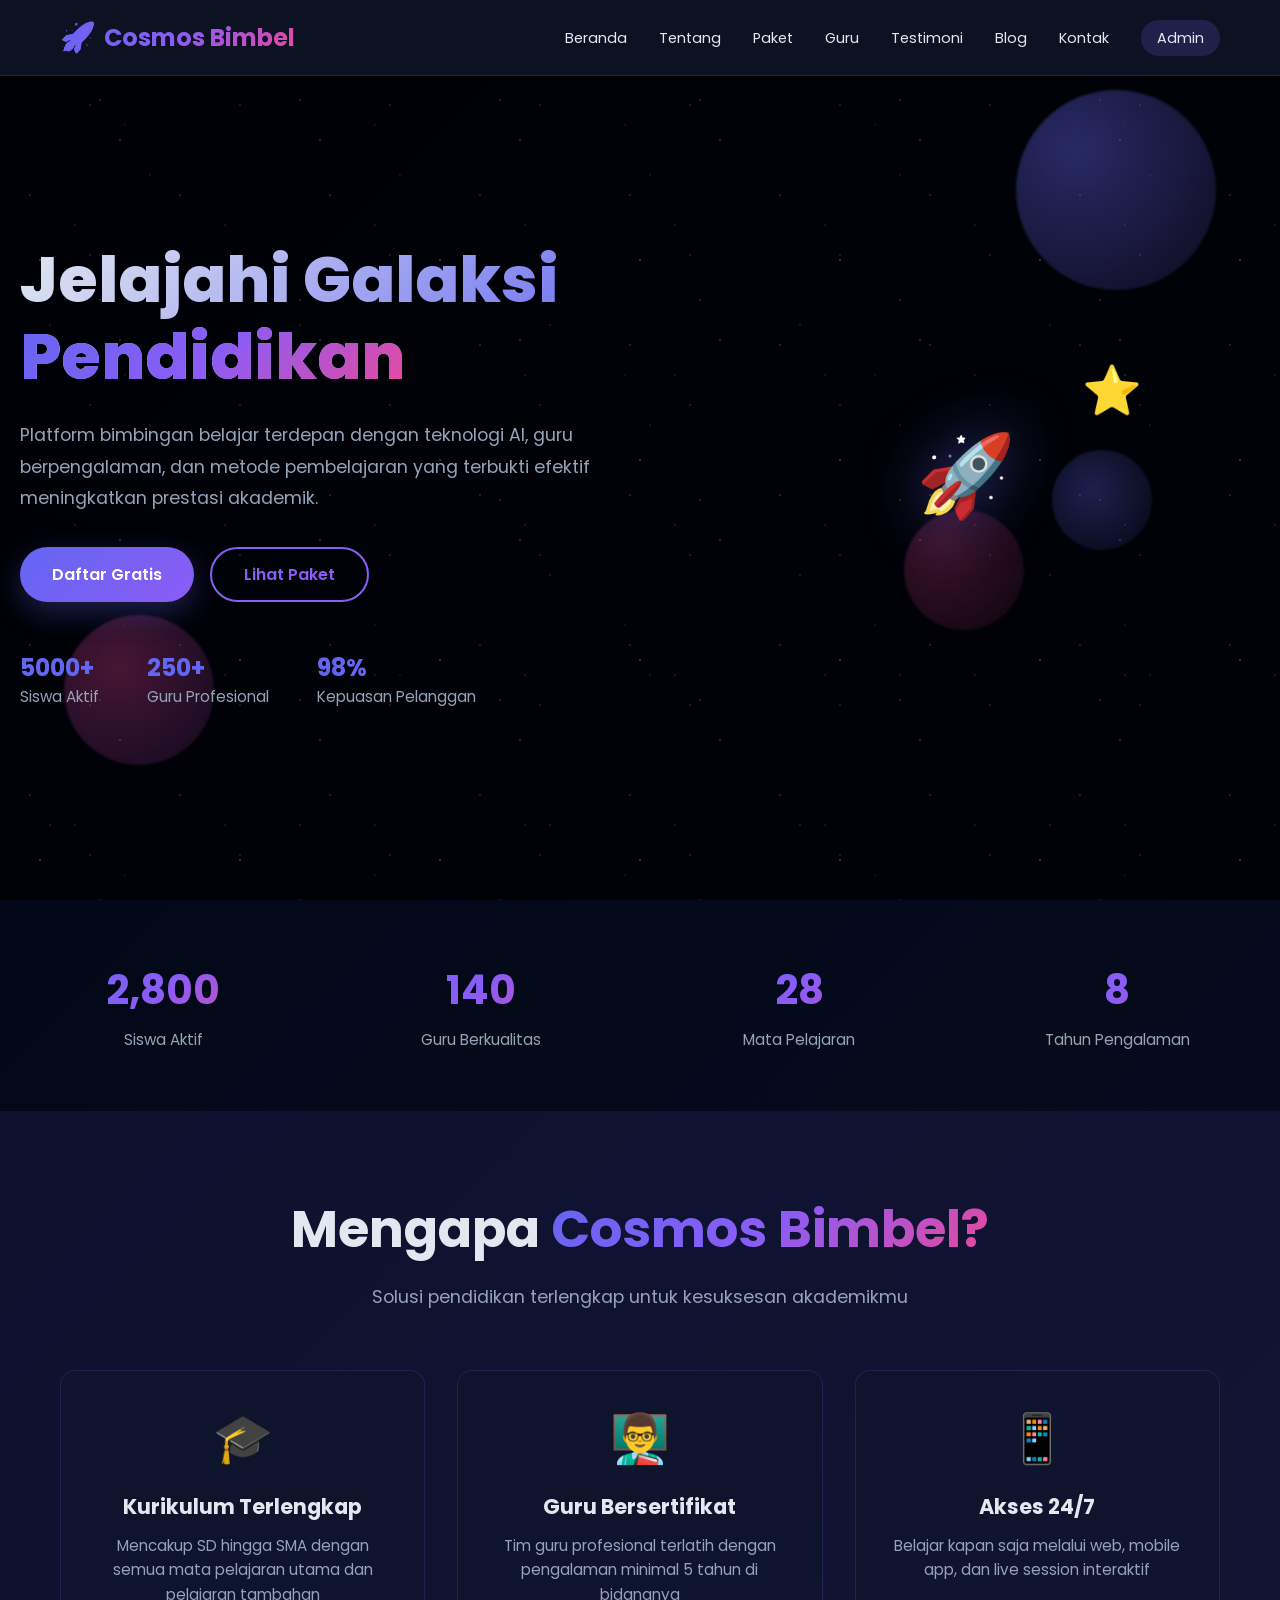
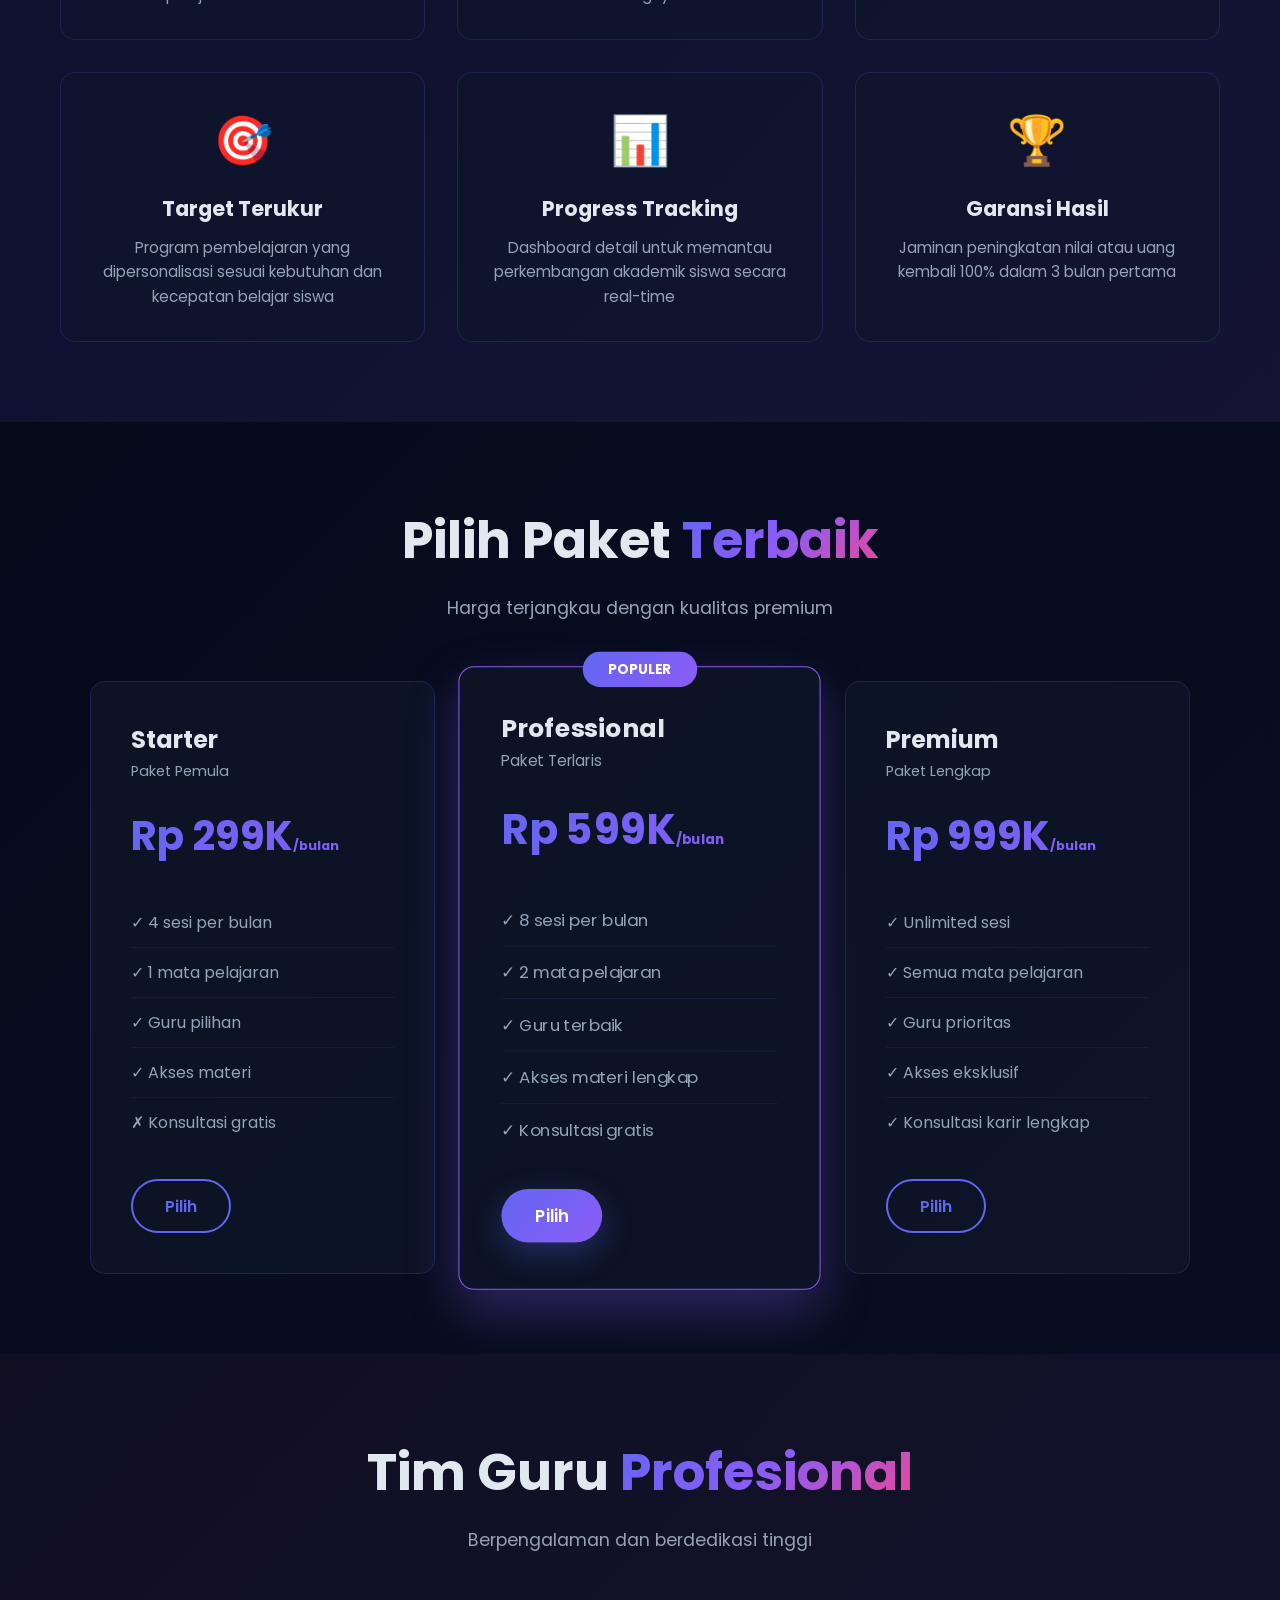
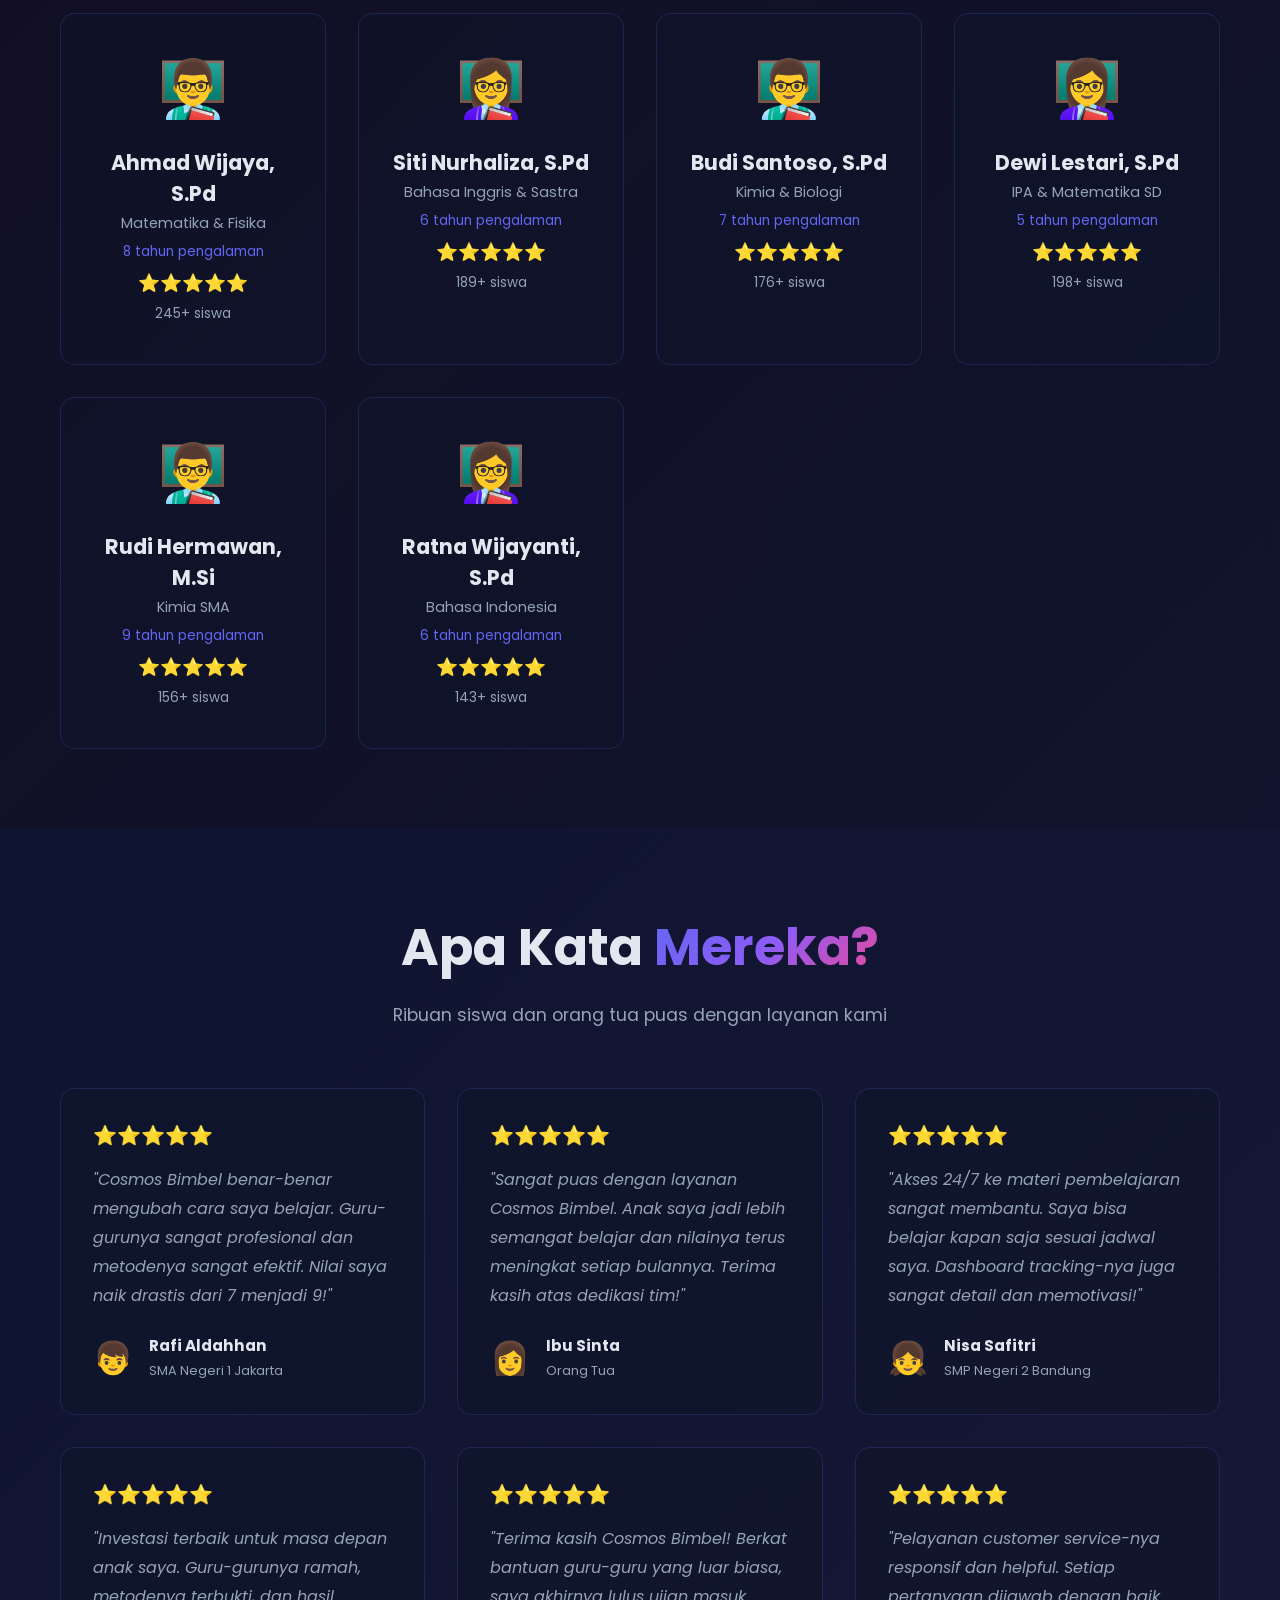
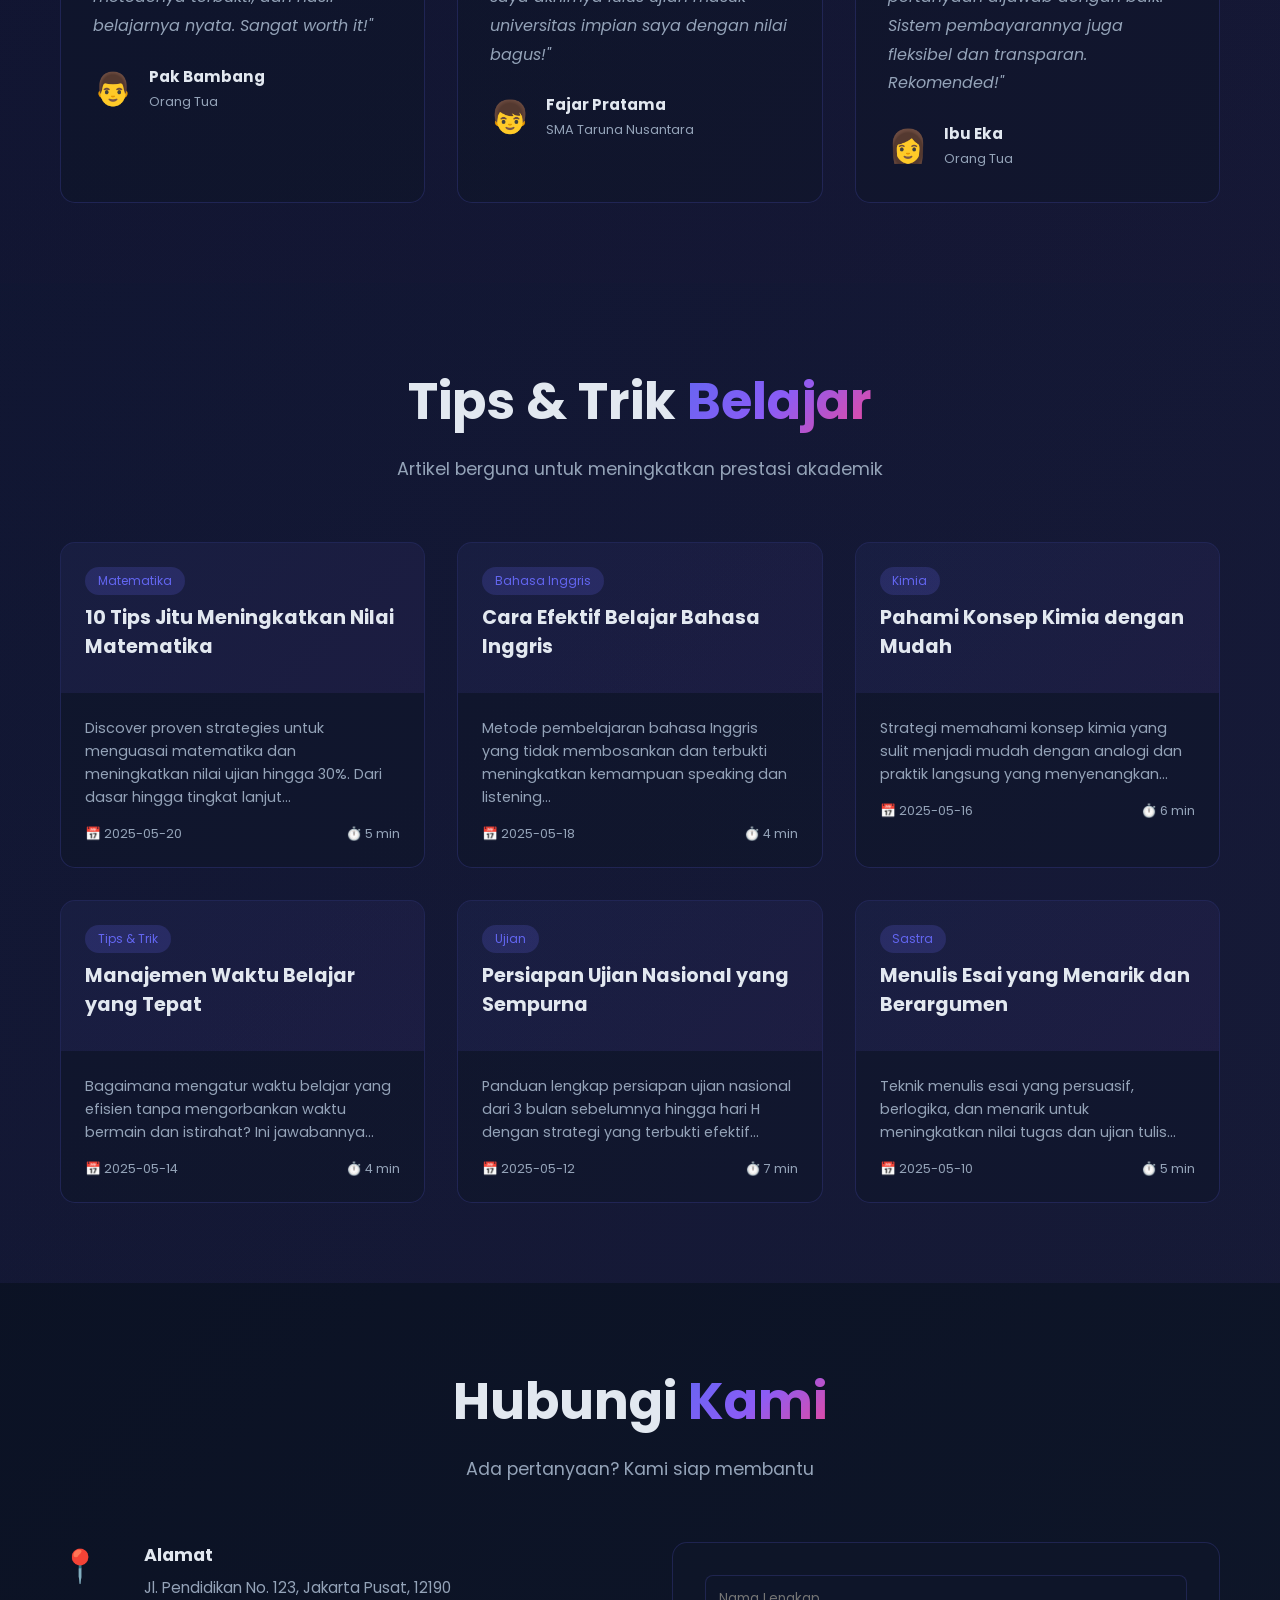
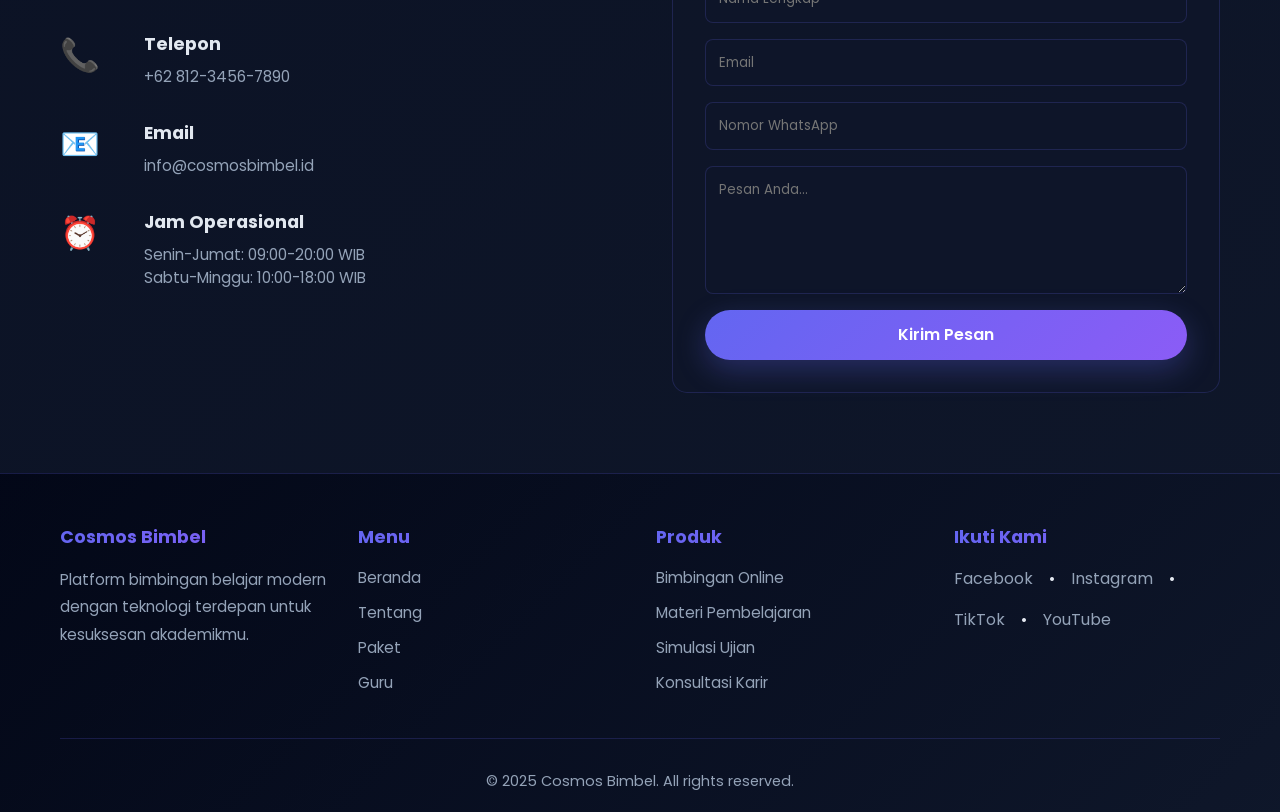
<file: index.html>
<!DOCTYPE html>
<html lang="id">
<head>
    <meta charset="UTF-8">
    <meta name="viewport" content="width=device-width, initial-scale=1.0">
    <title>Cosmos Bimbel - Platform Bimbingan Belajar Modern</title>
    <link href="https://fonts.googleapis.com/css2?family=Poppins:wght@300;400;600;700;800&family=Space+Mono:wght@400;700&display=swap" rel="stylesheet">
    <link rel="stylesheet" href="style.css">
</head>
<body>
    <div class="stars-bg"></div>
    <div class="stars-bg stars-2"></div>
    <div class="stars-bg stars-3"></div>
    <div class="planet planet-1"></div>
    <div class="planet planet-2"></div>
    <div class="planet planet-3"></div>
    <div class="planet planet-4"></div>

    <!-- NAVBAR -->
    <nav class="navbar">
        <div class="nav-container">
            <div class="logo"><span class="rocket">🚀</span> Cosmos Bimbel</div>
            <ul class="nav-menu">
                <li><a href="#beranda">Beranda</a></li>
                <li><a href="#tentang">Tentang</a></li>
                <li><a href="#paket">Paket</a></li>
                <li><a href="#guru">Guru</a></li>
                <li><a href="#testimoni">Testimoni</a></li>
                <li><a href="#blog">Blog</a></li>
                <li><a href="#kontak">Kontak</a></li>
                <li><a href="admin.html" class="nav-admin">Admin</a></li>
            </ul>
            <button class="nav-toggle">☰</button>
        </div>
    </nav>

    <!-- HERO -->
    <section id="beranda" class="hero">
        <div class="hero-content">
            <h1 class="hero-title">Jelajahi Galaksi <span class="highlight">Pendidikan</span></h1>
            <p class="hero-subtitle">Platform bimbingan belajar terdepan dengan teknologi AI, guru berpengalaman, dan metode pembelajaran yang terbukti efektif meningkatkan prestasi akademik.</p>
            <div class="hero-buttons">
                <button class="btn btn-primary" onclick="document.getElementById('modal-daftar').style.display='flex'">Daftar Gratis</button>
                <button class="btn btn-secondary" onclick="scrollToSection('#paket')">Lihat Paket</button>
            </div>
            <div class="hero-stats">
                <div class="hero-stat"><strong>5000+</strong> Siswa Aktif</div>
                <div class="hero-stat"><strong>250+</strong> Guru Profesional</div>
                <div class="hero-stat"><strong>98%</strong> Kepuasan Pelanggan</div>
            </div>
        </div>
        <div class="hero-animation">
            <div class="floating-rocket">🚀</div>
            <div class="floating-star">⭐</div>
        </div>
    </section>

    <!-- STATS -->
    <section class="stats">
        <div class="stat-item"><h3 data-target="5000">0</h3><p>Siswa Aktif</p></div>
        <div class="stat-item"><h3 data-target="250">0</h3><p>Guru Berkualitas</p></div>
        <div class="stat-item"><h3 data-target="50">0</h3><p>Mata Pelajaran</p></div>
        <div class="stat-item"><h3 data-target="15">0</h3><p>Tahun Pengalaman</p></div>
    </section>

    <!-- TENTANG -->
    <section id="tentang" class="tentang">
        <div class="container">
            <div class="section-header">
                <h2>Mengapa <span class="highlight">Cosmos Bimbel?</span></h2>
                <p>Solusi pendidikan terlengkap untuk kesuksesan akademikmu</p>
            </div>
            <div class="features-grid">
                <div class="feature-card"><div class="feature-icon">🎓</div><h3>Kurikulum Terlengkap</h3><p>Mencakup SD hingga SMA dengan semua mata pelajaran utama dan pelajaran tambahan</p></div>
                <div class="feature-card"><div class="feature-icon">👨‍🏫</div><h3>Guru Bersertifikat</h3><p>Tim guru profesional terlatih dengan pengalaman minimal 5 tahun di bidangnya</p></div>
                <div class="feature-card"><div class="feature-icon">📱</div><h3>Akses 24/7</h3><p>Belajar kapan saja melalui web, mobile app, dan live session interaktif</p></div>
                <div class="feature-card"><div class="feature-icon">🎯</div><h3>Target Terukur</h3><p>Program pembelajaran yang dipersonalisasi sesuai kebutuhan dan kecepatan belajar siswa</p></div>
                <div class="feature-card"><div class="feature-icon">📊</div><h3>Progress Tracking</h3><p>Dashboard detail untuk memantau perkembangan akademik siswa secara real-time</p></div>
                <div class="feature-card"><div class="feature-icon">🏆</div><h3>Garansi Hasil</h3><p>Jaminan peningkatan nilai atau uang kembali 100% dalam 3 bulan pertama</p></div>
            </div>
        </div>
    </section>

    <!-- PAKET -->
    <section id="paket" class="paket">
        <div class="container">
            <div class="section-header">
                <h2>Pilih Paket <span class="highlight">Terbaik</span></h2>
                <p>Harga terjangkau dengan kualitas premium</p>
            </div>
            <div class="pricing-grid">
                <div class="pricing-card">
                    <h3>Starter</h3><p>Paket Pemula</p>
                    <div class="price">Rp 299K<span>/bulan</span></div>
                    <ul class="pricing-features">
                        <li>✓ 4 sesi per bulan</li>
                        <li>✓ 1 mata pelajaran</li>
                        <li>✓ Guru pilihan</li>
                        <li>✓ Akses materi</li>
                        <li>✗ Konsultasi gratis</li>
                    </ul>
                    <button class="btn btn-outline" onclick="pilihPaket('Starter')">Pilih</button>
                </div>
                <div class="pricing-card featured">
                    <div class="badge">POPULER</div>
                    <h3>Professional</h3><p>Paket Terlaris</p>
                    <div class="price">Rp 599K<span>/bulan</span></div>
                    <ul class="pricing-features">
                        <li>✓ 8 sesi per bulan</li>
                        <li>✓ 2 mata pelajaran</li>
                        <li>✓ Guru terbaik</li>
                        <li>✓ Akses materi lengkap</li>
                        <li>✓ Konsultasi gratis</li>
                    </ul>
                    <button class="btn btn-primary" onclick="pilihPaket('Professional')">Pilih</button>
                </div>
                <div class="pricing-card">
                    <h3>Premium</h3><p>Paket Lengkap</p>
                    <div class="price">Rp 999K<span>/bulan</span></div>
                    <ul class="pricing-features">
                        <li>✓ Unlimited sesi</li>
                        <li>✓ Semua mata pelajaran</li>
                        <li>✓ Guru prioritas</li>
                        <li>✓ Akses eksklusif</li>
                        <li>✓ Konsultasi karir lengkap</li>
                    </ul>
                    <button class="btn btn-outline" onclick="pilihPaket('Premium')">Pilih</button>
                </div>
            </div>
        </div>
    </section>

    <!-- GURU -->
    <section id="guru" class="guru">
        <div class="container">
            <div class="section-header">
                <h2>Tim Guru <span class="highlight">Profesional</span></h2>
                <p>Berpengalaman dan berdedikasi tinggi</p>
            </div>
            <div class="team-grid" id="team-grid"></div>
        </div>
    </section>

    <!-- TESTIMONI -->
    <section id="testimoni" class="testimoni">
        <div class="container">
            <div class="section-header">
                <h2>Apa Kata <span class="highlight">Mereka?</span></h2>
                <p>Ribuan siswa dan orang tua puas dengan layanan kami</p>
            </div>
            <div class="testimonial-grid" id="testimonial-grid"></div>
        </div>
    </section>

    <!-- BLOG -->
    <section id="blog" class="blog">
        <div class="container">
            <div class="section-header">
                <h2>Tips & Trik <span class="highlight">Belajar</span></h2>
                <p>Artikel berguna untuk meningkatkan prestasi akademik</p>
            </div>
            <div class="blog-grid" id="blog-grid"></div>
        </div>
    </section>

    <!-- KONTAK -->
    <section id="kontak" class="kontak">
        <div class="container">
            <div class="section-header">
                <h2>Hubungi <span class="highlight">Kami</span></h2>
                <p>Ada pertanyaan? Kami siap membantu</p>
            </div>
            <div class="kontak-wrapper">
                <div class="kontak-info">
                    <div class="info-item">
                        <div class="info-icon">📍</div>
                        <div><h4>Alamat</h4><p>Jl. Pendidikan No. 123, Jakarta Pusat, 12190</p></div>
                    </div>
                    <div class="info-item">
                        <div class="info-icon">📞</div>
                        <div><h4>Telepon</h4><p>+62 812-3456-7890</p></div>
                    </div>
                    <div class="info-item">
                        <div class="info-icon">📧</div>
                        <div><h4>Email</h4><p>info@cosmosbimbel.id</p></div>
                    </div>
                    <div class="info-item">
                        <div class="info-icon">⏰</div>
                        <div><h4>Jam Operasional</h4><p>Senin-Jumat: 09:00-20:00 WIB<br>Sabtu-Minggu: 10:00-18:00 WIB</p></div>
                    </div>
                </div>
                <form class="kontak-form" onsubmit="kirimPesan(event)">
                    <input type="text" placeholder="Nama Lengkap" required>
                    <input type="email" placeholder="Email" required>
                    <input type="tel" placeholder="Nomor WhatsApp" required>
                    <textarea placeholder="Pesan Anda..." rows="5" required></textarea>
                    <button type="submit" class="btn btn-primary">Kirim Pesan</button>
                </form>
            </div>
        </div>
    </section>

    <!-- FOOTER -->
    <footer class="footer">
        <div class="container">
            <div class="footer-content">
                <div class="footer-section">
                    <h4>Cosmos Bimbel</h4>
                    <p>Platform bimbingan belajar modern dengan teknologi terdepan untuk kesuksesan akademikmu.</p>
                </div>
                <div class="footer-section">
                    <h4>Menu</h4>
                    <ul><li><a href="#beranda">Beranda</a></li><li><a href="#tentang">Tentang</a></li><li><a href="#paket">Paket</a></li><li><a href="#guru">Guru</a></li></ul>
                </div>
                <div class="footer-section">
                    <h4>Produk</h4>
                    <ul><li><a href="#">Bimbingan Online</a></li><li><a href="#">Materi Pembelajaran</a></li><li><a href="#">Simulasi Ujian</a></li><li><a href="#">Konsultasi Karir</a></li></ul>
                </div>
                <div class="footer-section">
                    <h4>Ikuti Kami</h4>
                    <div class="social-links"><a href="#">Facebook</a> • <a href="#">Instagram</a> • <a href="#">TikTok</a> • <a href="#">YouTube</a></div>
                </div>
            </div>
            <div class="footer-bottom"><p>&copy; 2025 Cosmos Bimbel. All rights reserved.</p></div>
        </div>
    </footer>

    <!-- MODAL DAFTAR -->
    <div id="modal-daftar" class="modal">
        <div class="modal-content">
            <span class="close" onclick="document.getElementById('modal-daftar').style.display='none'">&times;</span>
            <h2>Daftar Sekarang</h2>
            <form onsubmit="daftarSiswa(event)">
                <div class="form-row">
                    <input type="text" placeholder="Nama Lengkap" required>
                    <input type="email" placeholder="Email" required>
                </div>
                <div class="form-row">
                    <input type="tel" placeholder="No. WhatsApp" required>
                    <select required><option>-- Pilih Paket --</option><option>Starter</option><option>Professional</option><option>Premium</option></select>
                </div>
                <div class="form-row">
                    <select required><option>-- Jenjang --</option><option>SD</option><option>SMP</option><option>SMA</option></select>
                    <input type="text" placeholder="Asal Sekolah" required>
                </div>
                <textarea placeholder="Alasan memilih kami..." rows="4" required></textarea>
                <button type="submit" class="btn btn-primary">Daftar Sekarang</button>
            </form>
        </div>
    </div>

    <script src="data.js"></script>
    <script src="script.js"></script>
</body>
</html>
</file>
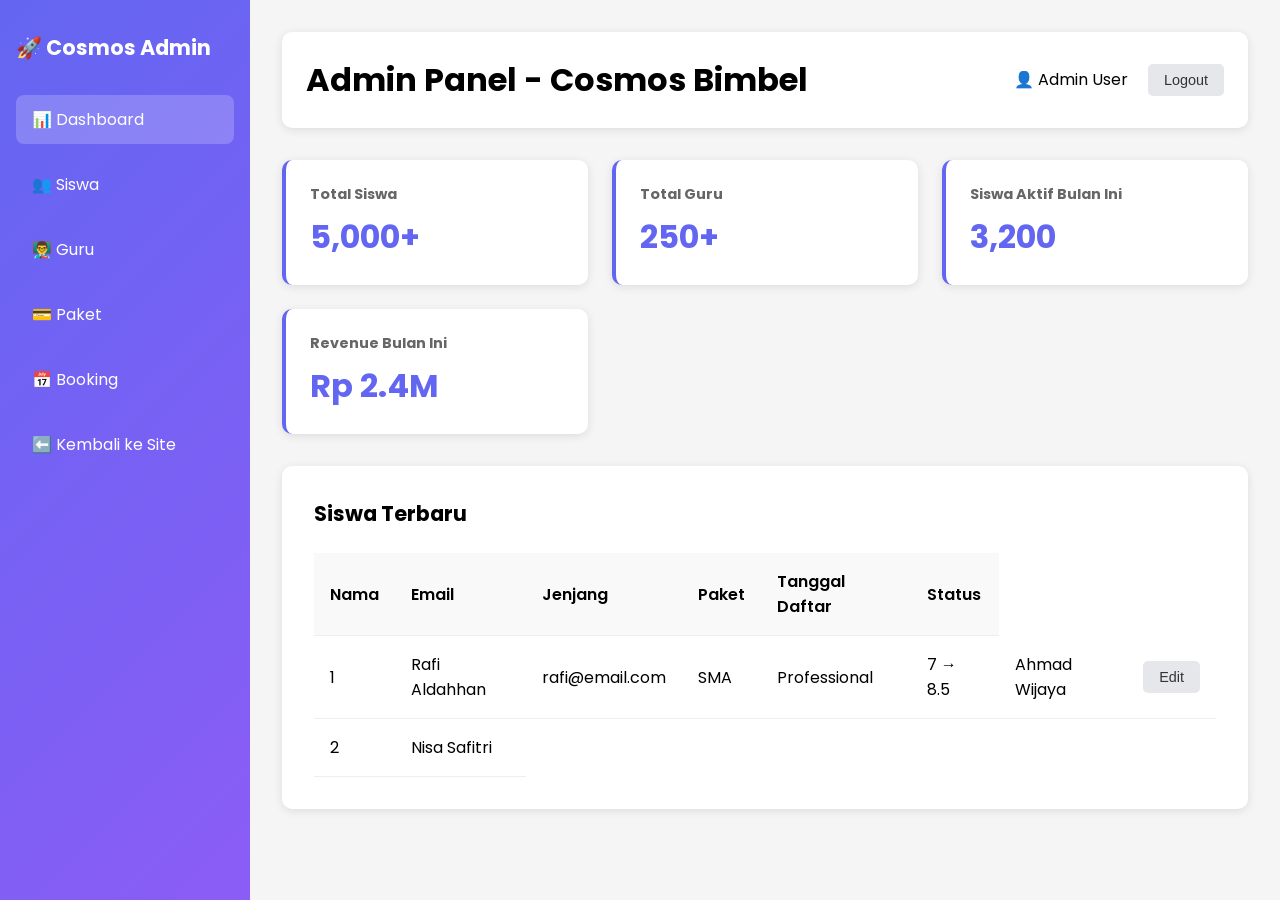
<file: admin.html>
<!DOCTYPE html>
<html lang="id">
<head>
    <meta charset="UTF-8">
    <meta name="viewport" content="width=device-width, initial-scale=1.0">
    <title>Admin Panel - Cosmos Bimbel</title>
    <link href="https://fonts.googleapis.com/css2?family=Poppins:wght@300;400;600;700;800&display=swap" rel="stylesheet">
    <style>
        * {
            margin: 0;
            padding: 0;
            box-sizing: border-box;
        }
        body {
            font-family: 'Poppins', sans-serif;
            background: #f5f5f5;
        }
        .admin-container {
            display: grid;
            grid-template-columns: 250px 1fr;
            min-height: 100vh;
        }
        .sidebar {
            background: linear-gradient(135deg, #6366f1, #8b5cf6);
            color: white;
            padding: 2rem 1rem;
        }
        .sidebar h2 {
            margin-bottom: 2rem;
            font-size: 1.3rem;
        }
        .sidebar ul {
            list-style: none;
            display: flex;
            flex-direction: column;
            gap: 1rem;
        }
        .sidebar a {
            color: white;
            text-decoration: none;
            padding: 0.75rem 1rem;
            border-radius: 8px;
            transition: all 0.3s;
            display: block;
        }
        .sidebar a:hover, .sidebar a.active {
            background: rgba(255,255,255,0.2);
        }
        .main-content {
            padding: 2rem;
        }
        .header {
            display: flex;
            justify-content: space-between;
            align-items: center;
            margin-bottom: 2rem;
            background: white;
            padding: 1.5rem;
            border-radius: 10px;
            box-shadow: 0 2px 10px rgba(0,0,0,0.1);
        }
        .stats-grid {
            display: grid;
            grid-template-columns: repeat(auto-fit, minmax(250px, 1fr));
            gap: 1.5rem;
            margin-bottom: 2rem;
        }
        .stat-card {
            background: white;
            padding: 1.5rem;
            border-radius: 10px;
            box-shadow: 0 2px 10px rgba(0,0,0,0.1);
            border-left: 4px solid #6366f1;
        }
        .stat-card h3 {
            font-size: 0.9rem;
            color: #666;
            margin-bottom: 0.5rem;
        }
        .stat-card .number {
            font-size: 2rem;
            font-weight: 700;
            color: #6366f1;
        }
        .section {
            background: white;
            padding: 2rem;
            border-radius: 10px;
            box-shadow: 0 2px 10px rgba(0,0,0,0.1);
        }
        .section h3 {
            margin-bottom: 1.5rem;
            font-size: 1.3rem;
        }
        table {
            width: 100%;
            border-collapse: collapse;
        }
        th, td {
            padding: 1rem;
            text-align: left;
            border-bottom: 1px solid #eee;
        }
        th {
            background: #f9f9f9;
            font-weight: 600;
        }
        .btn {
            padding: 0.5rem 1rem;
            border: none;
            border-radius: 5px;
            cursor: pointer;
            font-size: 0.9rem;
        }
        .btn-primary {
            background: #6366f1;
            color: white;
        }
        .btn-secondary {
            background: #e5e7eb;
            color: #333;
        }
        .btn:hover {
            opacity: 0.9;
        }
        .hidden {
            display: none;
        }
    </style>
</head>
<body>
    <div class="admin-container">
        <div class="sidebar">
            <h2>🚀 Cosmos Admin</h2>
            <ul>
                <li><a href="#" class="menu-item active" onclick="showSection('dashboard')">📊 Dashboard</a></li>
                <li><a href="#" class="menu-item" onclick="showSection('siswa')">👥 Siswa</a></li>
                <li><a href="#" class="menu-item" onclick="showSection('guru')">👨‍🏫 Guru</a></li>
                <li><a href="#" class="menu-item" onclick="showSection('paket')">💳 Paket</a></li>
                <li><a href="#" class="menu-item" onclick="showSection('booking')">📅 Booking</a></li>
                <li><a href="index.html">⬅️ Kembali ke Site</a></li>
            </ul>
        </div>

        <div class="main-content">
            <div class="header">
                <h1>Admin Panel - Cosmos Bimbel</h1>
                <div>
                    <span style="margin-right: 1rem;">👤 Admin User</span>
                    <button class="btn btn-secondary" onclick="logout()">Logout</button>
                </div>
            </div>

            <!-- DASHBOARD -->
            <div id="dashboard-section">
                <div class="stats-grid">
                    <div class="stat-card">
                        <h3>Total Siswa</h3>
                        <div class="number">5,000+</div>
                    </div>
                    <div class="stat-card">
                        <h3>Total Guru</h3>
                        <div class="number">250+</div>
                    </div>
                    <div class="stat-card">
                        <h3>Siswa Aktif Bulan Ini</h3>
                        <div class="number">3,200</div>
                    </div>
                    <div class="stat-card">
                        <h3>Revenue Bulan Ini</h3>
                        <div class="number">Rp 2.4M</div>
                    </div>
                </div>

                <div class="section">
                    <h3>Siswa Terbaru</h3>
                    <table>
                        <thead>
                            <tr>
                                <th>Nama</th>
                                <th>Email</th>
                                <th>Jenjang</th>
                                <th>Paket</th>
                                <th>Tanggal Daftar</th>
                                <th>Status</th>
                            </tr>
                        </thead>
                        <tbody id="recent-siswa"></tbody>
                    </table>
                </div>
            </div>

            <!-- SISWA SECTION -->
            <div id="siswa-section" class="hidden">
                <div class="section">
                    <h3>Daftar Siswa</h3>
                    <button class="btn btn-primary" style="margin-bottom: 1rem;" onclick="alert('Buka form tambah siswa')">+ Tambah Siswa</button>
                    <table>
                        <thead>
                            <tr>
                                <th>No</th>
                                <th>Nama</th>
                                <th>Email</th>
                                <th>Jenjang</th>
                                <th>Paket</th>
                                <th>Nilai</th>
                                <th>Guru</th>
                                <th>Aksi</th>
                            </tr>
                        </thead>
                        <tbody id="siswa-list"></tbody>
                    </table>
                </div>
            </div>

            <!-- GURU SECTION -->
            <div id="guru-section" class="hidden">
                <div class="section">
                    <h3>Daftar Guru</h3>
                    <button class="btn btn-primary" style="margin-bottom: 1rem;" onclick="alert('Buka form tambah guru')">+ Tambah Guru</button>
                    <table>
                        <thead>
                            <tr>
                                <th>No</th>
                                <th>Nama</th>
                                <th>Mata Pelajaran</th>
                                <th>Pengalaman</th>
                                <th>Rating</th>
                                <th>Siswa</th>
                                <th>Aksi</th>
                            </tr>
                        </thead>
                        <tbody id="guru-list"></tbody>
                    </table>
                </div>
            </div>

            <!-- PAKET SECTION -->
            <div id="paket-section" class="hidden">
                <div class="section">
                    <h3>Kelola Paket</h3>
                    <button class="btn btn-primary" style="margin-bottom: 1rem;" onclick="alert('Buka form tambah paket')">+ Tambah Paket</button>
                    <table>
                        <thead>
                            <tr>
                                <th>Paket</th>
                                <th>Harga</th>
                                <th>Sesi/Bulan</th>
                                <th>Deskripsi</th>
                                <th>Aksi</th>
                            </tr>
                        </thead>
                        <tbody>
                            <tr>
                                <td>Starter</td>
                                <td>Rp 299.000</td>
                                <td>4 sesi</td>
                                <td>Paket pemula dengan 1 mata pelajaran</td>
                                <td><button class="btn btn-secondary">Edit</button></td>
                            </tr>
                            <tr>
                                <td>Professional</td>
                                <td>Rp 599.000</td>
                                <td>8 sesi</td>
                                <td>Paket populer dengan 2 mata pelajaran</td>
                                <td><button class="btn btn-secondary">Edit</button></td>
                            </tr>
                            <tr>
                                <td>Premium</td>
                                <td>Rp 999.000</td>
                                <td>Unlimited</td>
                                <td>Paket lengkap dengan semua mata pelajaran</td>
                                <td><button class="btn btn-secondary">Edit</button></td>
                            </tr>
                        </tbody>
                    </table>
                </div>
            </div>

            <!-- BOOKING SECTION -->
            <div id="booking-section" class="hidden">
                <div class="section">
                    <h3>Kelola Booking</h3>
                    <table>
                        <thead>
                            <tr>
                                <th>Siswa</th>
                                <th>Guru</th>
                                <th>Tanggal</th>
                                <th>Jam</th>
                                <th>Status</th>
                                <th>Aksi</th>
                            </tr>
                        </thead>
                        <tbody>
                            <tr>
                                <td>Rafi Aldahhan</td>
                                <td>Ahmad Wijaya</td>
                                <td>2025-05-30</td>
                                <td>15:00</td>
                                <td><span style="background:#e0f0ff;padding:0.3rem 0.8rem;border-radius:20px;">Menunggu</span></td>
                                <td><button class="btn btn-secondary">Proses</button></td>
                            </tr>
                            <tr>
                                <td>Nisa Safitri</td>
                                <td>Siti Nurhaliza</td>
                                <td>2025-05-29</td>
                                <td>14:00</td>
                                <td><span style="background:#e8f5e9;padding:0.3rem 0.8rem;border-radius:20px;color:#2e7d32;">Selesai</span></td>
                                <td><button class="btn btn-secondary">Lihat</button></td>
                            </tr>
                        </tbody>
                    </table>
                </div>
            </div>
        </div>
    </div>

    <script>
        function showSection(section) {
            // Hide all sections
            document.querySelectorAll('[id$="-section"]').forEach(el => {
                el.classList.add('hidden');
            });

            // Show selected section
            document.getElementById(section + '-section').classList.remove('hidden');

            // Update active menu
            document.querySelectorAll('.menu-item').forEach(el => {
                el.classList.remove('active');
            });
            event.target.classList.add('active');
        }

        function logout() {
            if (confirm('Anda yakin ingin logout?')) {
                window.location.href = 'index.html';
            }
        }

        // Render siswa list
        function renderSiswaList() {
            const list = document.getElementById('siswa-list');
            const recentSiswa = document.getElementById('recent-siswa');
            const html = siswaData.map((siswa, i) => `
                <tr>
                    <td>${i + 1}</td>
                    <td>${siswa.nama}</td>
                    <td>${siswa.email}</td>
                    <td>${siswa.jenjang}</td>
                    <td>${siswa.paket}</td>
                    <td>${siswa.nilai_awal} → ${siswa.nilai_saat_ini}</td>
                    <td>${siswa.guru}</td>
                    <td><button class="btn btn-secondary">Edit</button></td>
                </tr>
            `).join('');
            if (list) list.innerHTML = html;
            if (recentSiswa) recentSiswa.innerHTML = html.substring(0, 500);
        }

        // Render guru list
        function renderGuruList() {
            const list = document.getElementById('guru-list');
            const html = guruData.map((guru, i) => `
                <tr>
                    <td>${i + 1}</td>
                    <td>${guru.name}</td>
                    <td>${guru.subject}</td>
                    <td>${guru.experience}</td>
                    <td>⭐ ${guru.rating}</td>
                    <td>${guru.students}+</td>
                    <td><button class="btn btn-secondary">Edit</button></td>
                </tr>
            `).join('');
            if (list) list.innerHTML = html;
        }

        // Init
        document.addEventListener('DOMContentLoaded', () => {
            console.log('🚀 Admin Panel Loaded!');
            renderSiswaList();
            renderGuruList();
        });
    </script>
    <script src="data.js"></script>
</body>
</html>
</file>
<file: style.css>
:root {
    --primary: #6366f1;
    --secondary: #8b5cf6;
    --accent: #ec4899;
    --dark: #0f172a;
    --darker: #020617;
    --light: #f1f5f9;
    --text: #e2e8f0;
    --muted: #94a3b8;
}

* {
    margin: 0;
    padding: 0;
    box-sizing: border-box;
}

html {
    scroll-behavior: smooth;
}

body {
    font-family: 'Poppins', sans-serif;
    background: linear-gradient(135deg, var(--darker) 0%, var(--dark) 100%);
    color: var(--text);
    overflow-x: hidden;
    position: relative;
}

.stars-bg {
    position: fixed;
    top: 0;
    left: 0;
    width: 100%;
    height: 100%;
    background-image: radial-gradient(1px 1px at 20% 30%, white, rgba(0,0,0,.2)), radial-gradient(1px 1px at 60% 70%, white, rgba(0,0,0,.2)), radial-gradient(1px 1px at 50% 50%, white, rgba(0,0,0,.2));
    background-repeat: repeat;
    background-size: 200px 200px;
    animation: twinkle 5s infinite;
    pointer-events: none;
    z-index: -3;
}

.stars-2 {
    animation: twinkle 7s infinite;
    background-size: 150px 150px;
    opacity: 0.5;
}

.stars-3 {
    animation: twinkle 3s infinite;
    background-size: 250px 250px;
    opacity: 0.3;
}

@keyframes twinkle {
    0%, 100% { opacity: 0.5; }
    50% { opacity: 1; }
}

.planet {
    position: fixed;
    border-radius: 50%;
    pointer-events: none;
    z-index: -2;
    filter: blur(1px);
}

.planet-1 {
    width: 200px;
    height: 200px;
    background: radial-gradient(circle at 30% 30%, rgba(99, 102, 241, 0.4), rgba(139, 92, 246, 0.1));
    top: 10%;
    right: 5%;
    animation: float 20s infinite ease-in-out;
}

.planet-2 {
    width: 150px;
    height: 150px;
    background: radial-gradient(circle at 35% 35%, rgba(236, 72, 153, 0.3), rgba(139, 92, 246, 0.1));
    bottom: 15%;
    left: 5%;
    animation: float 25s infinite ease-in-out reverse;
}

.planet-3 {
    width: 100px;
    height: 100px;
    background: radial-gradient(circle at 40% 40%, rgba(99, 102, 241, 0.3), rgba(99, 102, 241, 0.05));
    top: 50%;
    right: 10%;
    animation: float 30s infinite ease-in-out;
}

.planet-4 {
    width: 120px;
    height: 120px;
    background: radial-gradient(circle at 30% 30%, rgba(236, 72, 153, 0.25), rgba(236, 72, 153, 0.05));
    bottom: 30%;
    right: 20%;
    animation: float 35s infinite ease-in-out reverse;
}

@keyframes float {
    0%, 100% { transform: translateY(0) translateX(0); }
    50% { transform: translateY(50px) translateX(30px); }
}

.container {
    max-width: 1200px;
    margin: 0 auto;
    padding: 0 20px;
    position: relative;
    z-index: 1;
}

/* NAVBAR */
.navbar {
    position: fixed;
    top: 0;
    width: 100%;
    background: rgba(15, 23, 42, 0.8);
    backdrop-filter: blur(10px);
    border-bottom: 1px solid rgba(99, 102, 241, 0.2);
    z-index: 100;
    padding: 1rem 0;
}

.nav-container {
    max-width: 1200px;
    margin: 0 auto;
    padding: 0 20px;
    display: flex;
    justify-content: space-between;
    align-items: center;
}

.logo {
    font-size: 1.5rem;
    font-weight: 700;
    background: linear-gradient(135deg, var(--primary), var(--secondary), var(--accent));
    -webkit-background-clip: text;
    -webkit-text-fill-color: transparent;
    background-clip: text;
    display: flex;
    align-items: center;
    gap: 0.5rem;
}

.rocket {
    font-size: 1.8rem;
}

.nav-menu {
    display: flex;
    list-style: none;
    gap: 2rem;
}

.nav-menu a {
    color: var(--text);
    text-decoration: none;
    font-size: 0.9rem;
    transition: color 0.3s ease;
    position: relative;
}

.nav-menu a::after {
    content: '';
    position: absolute;
    bottom: -5px;
    left: 0;
    width: 0;
    height: 2px;
    background: linear-gradient(135deg, var(--primary), var(--secondary));
    transition: width 0.3s ease;
}

.nav-menu a:hover::after {
    width: 100%;
}

.nav-admin {
    background: rgba(99, 102, 241, 0.2);
    padding: 0.5rem 1rem;
    border-radius: 50px;
}

.nav-toggle {
    display: none;
    background: none;
    border: none;
    color: var(--text);
    font-size: 1.5rem;
    cursor: pointer;
}

/* HERO */
.hero {
    min-height: 100vh;
    display: flex;
    align-items: center;
    justify-content: space-between;
    padding: 100px 20px 50px;
    gap: 4rem;
}

.hero-content {
    flex: 1;
    animation: slideInLeft 1s ease-out;
}

.hero-title {
    font-size: clamp(2.5rem, 5vw, 4rem);
    font-weight: 800;
    line-height: 1.2;
    margin-bottom: 1.5rem;
    background: linear-gradient(135deg, var(--text), var(--primary));
    -webkit-background-clip: text;
    -webkit-text-fill-color: transparent;
    background-clip: text;
}

.highlight {
    background: linear-gradient(135deg, var(--primary), var(--secondary), var(--accent));
    -webkit-background-clip: text;
    -webkit-text-fill-color: transparent;
    background-clip: text;
}

.hero-subtitle {
    font-size: 1.1rem;
    color: var(--muted);
    margin-bottom: 2rem;
    line-height: 1.8;
}

.hero-buttons {
    display: flex;
    gap: 1rem;
    flex-wrap: wrap;
    margin-bottom: 3rem;
}

.hero-stats {
    display: flex;
    gap: 3rem;
    flex-wrap: wrap;
}

.hero-stat {
    font-size: 0.95rem;
    color: var(--muted);
}

.hero-stat strong {
    display: block;
    font-size: 1.5rem;
    color: var(--primary);
}

.hero-animation {
    flex: 1;
    position: relative;
    height: 400px;
    animation: slideInRight 1s ease-out;
}

.floating-rocket {
    font-size: 5rem;
    position: absolute;
    top: 50%;
    left: 50%;
    transform: translate(-50%, -50%);
    animation: rocketFloat 4s ease-in-out infinite;
    filter: drop-shadow(0 0 30px rgba(99, 102, 241, 0.5));
}

.floating-star {
    font-size: 3rem;
    position: absolute;
    top: 20%;
    right: 20%;
    animation: starRotate 6s linear infinite;
}

@keyframes rocketFloat {
    0%, 100% { transform: translate(-50%, -50%); }
    50% { transform: translate(-50%, -100px); }
}

@keyframes starRotate {
    0% { transform: rotate(0deg) translateX(100px); }
    100% { transform: rotate(360deg) translateX(100px); }
}

@keyframes slideInLeft {
    from { opacity: 0; transform: translateX(-50px); }
    to { opacity: 1; transform: translateX(0); }
}

@keyframes slideInRight {
    from { opacity: 0; transform: translateX(50px); }
    to { opacity: 1; transform: translateX(0); }
}

/* BUTTONS */
.btn {
    padding: 0.8rem 2rem;
    border: none;
    border-radius: 50px;
    font-size: 1rem;
    font-weight: 600;
    cursor: pointer;
    transition: all 0.3s ease;
    font-family: 'Poppins', sans-serif;
}

.btn-primary {
    background: linear-gradient(135deg, var(--primary), var(--secondary));
    color: white;
    box-shadow: 0 10px 30px rgba(99, 102, 241, 0.3);
}

.btn-primary:hover {
    transform: translateY(-3px);
    box-shadow: 0 15px 40px rgba(99, 102, 241, 0.5);
}

.btn-secondary {
    background: transparent;
    color: var(--secondary);
    border: 2px solid var(--secondary);
}

.btn-secondary:hover {
    background: var(--secondary);
    color: white;
}

.btn-outline {
    background: transparent;
    color: var(--primary);
    border: 2px solid var(--primary);
}

.btn-outline:hover {
    background: var(--primary);
    color: white;
}

/* STATS */
.stats {
    display: grid;
    grid-template-columns: repeat(auto-fit, minmax(200px, 1fr));
    gap: 2rem;
    padding: 60px 20px;
    text-align: center;
}

.stat-item h3 {
    font-size: 2.5rem;
    background: linear-gradient(135deg, var(--primary), var(--secondary), var(--accent));
    -webkit-background-clip: text;
    -webkit-text-fill-color: transparent;
    background-clip: text;
    margin-bottom: 0.5rem;
}

.stat-item p {
    color: var(--muted);
    font-size: 0.95rem;
}

/* SECTIONS */
section {
    padding: 80px 20px;
    position: relative;
    z-index: 1;
}

.section-header {
    text-align: center;
    margin-bottom: 60px;
}

.section-header h2 {
    font-size: clamp(2rem, 4vw, 3.5rem);
    margin-bottom: 1rem;
}

.section-header p {
    font-size: 1.1rem;
    color: var(--muted);
}

/* TENTANG */
.tentang {
    background: linear-gradient(135deg, rgba(99, 102, 241, 0.1), rgba(139, 92, 246, 0.1));
}

.features-grid {
    display: grid;
    grid-template-columns: repeat(auto-fit, minmax(300px, 1fr));
    gap: 2rem;
}

.feature-card {
    background: rgba(15, 23, 42, 0.6);
    border: 1px solid rgba(99, 102, 241, 0.2);
    padding: 2rem;
    border-radius: 15px;
    transition: all 0.3s ease;
    text-align: center;
}

.feature-card:hover {
    transform: translateY(-10px);
    border-color: var(--secondary);
    box-shadow: 0 20px 40px rgba(139, 92, 246, 0.2);
}

.feature-icon {
    font-size: 3rem;
    margin-bottom: 1rem;
}

.feature-card h3 {
    font-size: 1.3rem;
    margin-bottom: 0.75rem;
}

.feature-card p {
    color: var(--muted);
    font-size: 0.95rem;
    line-height: 1.6;
}

/* PAKET */
.pricing-grid {
    display: grid;
    grid-template-columns: repeat(auto-fit, minmax(280px, 1fr));
    gap: 2rem;
    max-width: 1100px;
    margin: 0 auto;
}

.pricing-card {
    background: rgba(15, 23, 42, 0.7);
    border: 1px solid rgba(99, 102, 241, 0.2);
    padding: 2.5rem;
    border-radius: 15px;
    transition: all 0.3s ease;
    position: relative;
}

.pricing-card.featured {
    transform: scale(1.05);
    border-color: var(--secondary);
    box-shadow: 0 20px 50px rgba(139, 92, 246, 0.3);
}

.pricing-card:hover {
    border-color: var(--primary);
    transform: translateY(-10px);
}

.badge {
    position: absolute;
    top: -15px;
    left: 50%;
    transform: translateX(-50%);
    background: linear-gradient(135deg, var(--primary), var(--secondary));
    color: white;
    padding: 0.5rem 1.5rem;
    border-radius: 50px;
    font-size: 0.8rem;
    font-weight: 700;
}

.pricing-card h3 {
    font-size: 1.5rem;
    margin-bottom: 0.25rem;
}

.pricing-card p {
    color: var(--muted);
    font-size: 0.9rem;
    margin-bottom: 1rem;
}

.price {
    font-size: 2.5rem;
    font-weight: 700;
    background: linear-gradient(135deg, var(--primary), var(--secondary));
    -webkit-background-clip: text;
    -webkit-text-fill-color: transparent;
    background-clip: text;
    margin: 1.5rem 0;
}

.price span {
    font-size: 0.8rem;
    color: var(--muted);
}

.pricing-features {
    list-style: none;
    margin: 2rem 0;
}

.pricing-features li {
    padding: 0.75rem 0;
    border-bottom: 1px solid rgba(99, 102, 241, 0.1);
    color: var(--muted);
}

.pricing-features li:last-child {
    border-bottom: none;
}

/* GURU */
.guru {
    background: linear-gradient(135deg, rgba(236, 72, 153, 0.05), rgba(139, 92, 246, 0.05));
}

.team-grid {
    display: grid;
    grid-template-columns: repeat(auto-fit, minmax(250px, 1fr));
    gap: 2rem;
}

.team-card {
    background: rgba(15, 23, 42, 0.6);
    border: 1px solid rgba(99, 102, 241, 0.2);
    padding: 2rem;
    border-radius: 15px;
    text-align: center;
    transition: all 0.3s ease;
}

.team-card:hover {
    transform: translateY(-10px);
    border-color: var(--accent);
    box-shadow: 0 15px 40px rgba(236, 72, 153, 0.2);
}

.team-avatar {
    font-size: 3.5rem;
    margin-bottom: 1rem;
}

.team-card h3 {
    font-size: 1.3rem;
    margin-bottom: 0.25rem;
}

.team-card p {
    color: var(--muted);
    font-size: 0.9rem;
    margin-bottom: 0.5rem;
}

.team-spec {
    font-size: 0.85rem;
    color: var(--primary);
    margin-bottom: 0.5rem;
}

.team-stars {
    font-size: 1.1rem;
    margin-bottom: 0.5rem;
}

/* TESTIMONI */
.testimoni {
    background: linear-gradient(135deg, rgba(99, 102, 241, 0.08), rgba(139, 92, 246, 0.08));
}

.testimonial-grid {
    display: grid;
    grid-template-columns: repeat(auto-fit, minmax(300px, 1fr));
    gap: 2rem;
}

.testimonial-card {
    background: rgba(15, 23, 42, 0.6);
    border: 1px solid rgba(99, 102, 241, 0.2);
    padding: 2rem;
    border-radius: 15px;
    transition: all 0.3s ease;
}

.testimonial-card:hover {
    border-color: var(--secondary);
    transform: translateY(-5px);
}

.testimonial-stars {
    font-size: 1.2rem;
    margin-bottom: 1rem;
}

.testimonial-text {
    font-style: italic;
    color: var(--muted);
    margin-bottom: 1.5rem;
    line-height: 1.8;
}

.testimonial-author {
    display: flex;
    align-items: center;
    gap: 1rem;
}

.author-avatar {
    font-size: 2rem;
}

.testimonial-author strong {
    display: block;
    color: var(--text);
    font-size: 0.95rem;
}

.testimonial-author small {
    color: var(--muted);
    font-size: 0.8rem;
}

/* BLOG */
.blog {
    background: linear-gradient(135deg, rgba(99, 102, 241, 0.08), rgba(139, 92, 246, 0.08));
}

.blog-grid {
    display: grid;
    grid-template-columns: repeat(auto-fit, minmax(320px, 1fr));
    gap: 2rem;
}

.blog-card {
    background: rgba(15, 23, 42, 0.6);
    border: 1px solid rgba(99, 102, 241, 0.2);
    border-radius: 15px;
    overflow: hidden;
    transition: all 0.3s ease;
}

.blog-card:hover {
    transform: translateY(-10px);
    border-color: var(--secondary);
    box-shadow: 0 15px 40px rgba(139, 92, 246, 0.2);
}

.blog-header {
    padding: 1.5rem;
    background: linear-gradient(135deg, rgba(99, 102, 241, 0.1), rgba(139, 92, 246, 0.1));
}

.blog-category {
    display: inline-block;
    background: rgba(99, 102, 241, 0.2);
    color: var(--primary);
    padding: 0.3rem 0.8rem;
    border-radius: 50px;
    font-size: 0.75rem;
    margin-bottom: 0.5rem;
}

.blog-card h4 {
    font-size: 1.2rem;
    margin-bottom: 0.5rem;
}

.blog-body {
    padding: 1.5rem;
}

.blog-excerpt {
    color: var(--muted);
    font-size: 0.9rem;
    line-height: 1.6;
    margin-bottom: 1rem;
}

.blog-meta {
    display: flex;
    justify-content: space-between;
    font-size: 0.8rem;
    color: var(--muted);
}

/* KONTAK */
.kontak-wrapper {
    display: grid;
    grid-template-columns: 1fr 1fr;
    gap: 4rem;
    align-items: start;
}

.kontak-info {
    display: flex;
    flex-direction: column;
    gap: 2rem;
}

.info-item {
    display: flex;
    gap: 1.5rem;
}

.info-icon {
    font-size: 2rem;
    min-width: 60px;
}

.info-item h4 {
    font-size: 1.1rem;
    margin-bottom: 0.5rem;
}

.info-item p {
    color: var(--muted);
    font-size: 0.95rem;
}

.kontak-form {
    display: flex;
    flex-direction: column;
    gap: 1rem;
    background: rgba(15, 23, 42, 0.6);
    padding: 2rem;
    border-radius: 15px;
    border: 1px solid rgba(99, 102, 241, 0.2);
}

.kontak-form input,
.kontak-form textarea {
    padding: 0.8rem;
    background: rgba(15, 23, 42, 0.8);
    border: 1px solid rgba(99, 102, 241, 0.2);
    border-radius: 8px;
    color: var(--text);
    font-family: 'Poppins', sans-serif;
}

.kontak-form input:focus,
.kontak-form textarea:focus {
    outline: none;
    border-color: var(--primary);
}

/* MODAL */
.modal {
    display: none;
    position: fixed;
    z-index: 1000;
    inset: 0;
    background: rgba(0, 0, 0, 0.7);
    align-items: center;
    justify-content: center;
}

.modal-content {
    background: linear-gradient(135deg, var(--dark), var(--darker));
    padding: 2rem;
    border-radius: 15px;
    border: 1px solid rgba(99, 102, 241, 0.2);
    width: 90%;
    max-width: 600px;
    max-height: 90vh;
    overflow-y: auto;
}

.close {
    float: right;
    font-size: 2rem;
    font-weight: bold;
    cursor: pointer;
    color: var(--text);
}

.modal-content h2 {
    margin-bottom: 1.5rem;
    font-size: 1.8rem;
}

.modal-content form {
    display: flex;
    flex-direction: column;
    gap: 1rem;
}

.form-row {
    display: grid;
    grid-template-columns: 1fr 1fr;
    gap: 1rem;
}

.form-row input,
.form-row select,
.modal-content textarea {
    padding: 0.8rem;
    background: rgba(15, 23, 42, 0.8);
    border: 1px solid rgba(99, 102, 241, 0.2);
    border-radius: 8px;
    color: var(--text);
    font-family: 'Poppins', sans-serif;
}

.form-row input:focus,
.form-row select:focus,
.modal-content textarea:focus {
    outline: none;
    border-color: var(--primary);
}

/* FOOTER */
.footer {
    background: linear-gradient(135deg, rgba(2, 6, 23, 0.9), rgba(15, 23, 42, 0.9));
    border-top: 1px solid rgba(99, 102, 241, 0.2);
    padding: 50px 20px 20px;
}

.footer-content {
    display: grid;
    grid-template-columns: repeat(auto-fit, minmax(250px, 1fr));
    gap: 2rem;
    margin-bottom: 2rem;
}

.footer-section h4 {
    font-size: 1.1rem;
    margin-bottom: 1rem;
    background: linear-gradient(135deg, var(--primary), var(--secondary));
    -webkit-background-clip: text;
    -webkit-text-fill-color: transparent;
    background-clip: text;
}

.footer-section p {
    color: var(--muted);
    line-height: 1.8;
    font-size: 0.95rem;
}

.footer-section ul {
    list-style: none;
}

.footer-section li {
    color: var(--muted);
    margin-bottom: 0.75rem;
    font-size: 0.95rem;
}

.footer-section a {
    color: var(--muted);
    text-decoration: none;
    transition: color 0.3s ease;
}

.footer-section a:hover {
    color: var(--primary);
}

.social-links {
    display: flex;
    gap: 1rem;
    flex-wrap: wrap;
}

.footer-bottom {
    text-align: center;
    padding-top: 2rem;
    border-top: 1px solid rgba(99, 102, 241, 0.2);
    color: var(--muted);
    font-size: 0.9rem;
}

/* RESPONSIVE */
@media (max-width: 768px) {
    .nav-menu {
        display: none;
    }

    .nav-toggle {
        display: block;
    }

    .hero {
        flex-direction: column;
        gap: 2rem;
    }

    .hero-animation {
        display: none;
    }

    .hero-buttons {
        flex-direction: column;
    }

    .features-grid,
    .team-grid,
    .pricing-grid,
    .testimonial-grid,
    .blog-grid {
        grid-template-columns: 1fr;
    }

    .pricing-card.featured {
        transform: scale(1);
    }

    .kontak-wrapper {
        grid-template-columns: 1fr;
        gap: 2rem;
    }

    .form-row {
        grid-template-columns: 1fr;
    }
}
</file>
